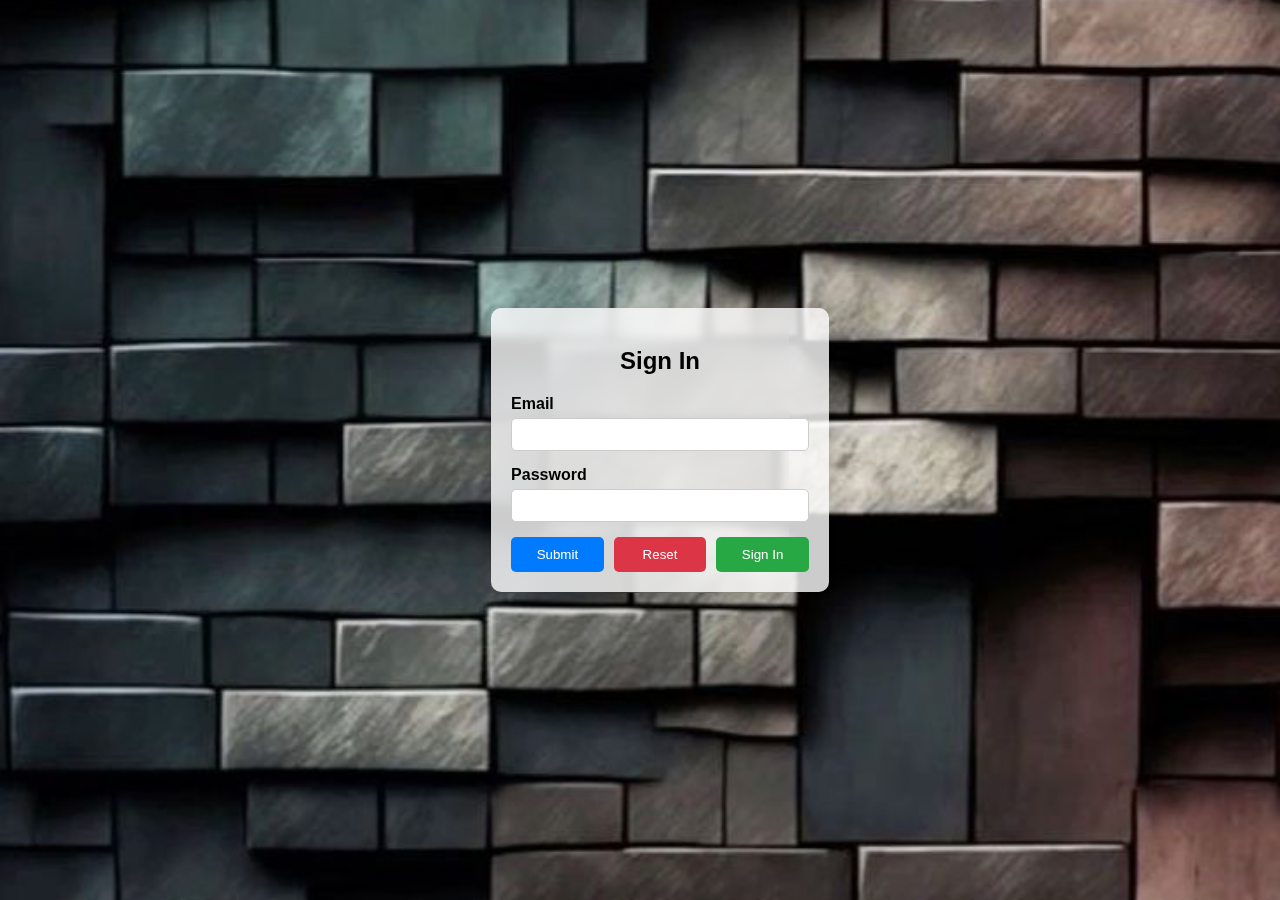
<file: DAY 1/index.html>
<!DOCTYPE html>
<html lang="en">
<head>
    <meta charset="UTF-8">
    <meta name="viewport" content="width=device-width, initial-scale=1.0">
    <title>Sign In Page</title>
    <link rel="stylesheet" href="styles.css">
</head>
<body>
    <div class="container">
        <form id="signInForm">
            <h2>Sign In</h2>
            <div class="input-group">
                <label for="email">Email</label>
                <input type="email" id="email" name="email" required>
            </div>
            <div class="input-group">
                <label for="password">Password</label>
                <input type="password" id="password" name="password" required>
            </div>
            <div class="button-group">
                <button type="submit">Submit</button>
                <button type="reset">Reset</button>
                <button type="button" onclick="signIn()">Sign In</button>
            </div>
        </form>
    </div>
    <script>
        document.getElementById('signInForm').addEventListener('submit', function(event) {
            event.preventDefault(); 
            window.location.href = 'submit.html'; 
        });

        function signIn() {
            
            window.location.href = 'Registration.html'; 
        }
    </script>
</body>
</html>
</file>
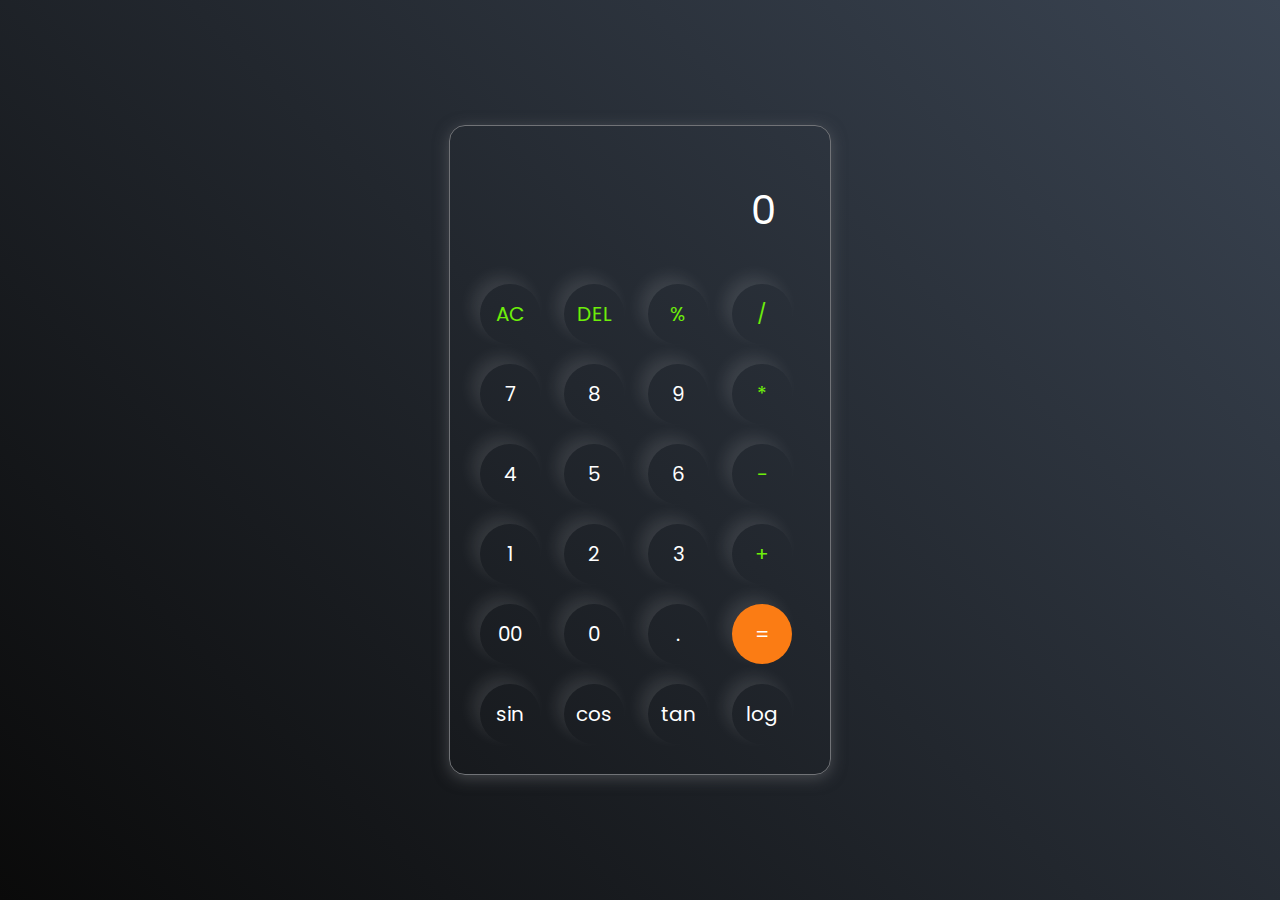
<file: DAY 3/INDEX.HTML>
<!DOCTYPE html>
<html lang="en">
  <head>
    <meta charset="UTF-8" />
    <meta http-equiv="X-UA-Compatible" content="IE=edge" />
    <meta name="viewport" content="width=device-width, initial-scale=1.0" />
    <link rel="stylesheet" href="STYLES.CSS" />
    <title>Calculator - By Code Traversal</title>
  </head>
  <body>
    <div class="container">
      <div class="calculator">
        <input type="text" id="inputBox" placeholder="0" />
        <div>
          <button class="button operator">AC</button>
          <button class="button operator">DEL</button>
          <button class="button operator">%</button>
          <button class="button operator">/</button>
        </div>
        <div>
          <button class="button">7</button>
          <button class="button">8</button>
          <button class="button">9</button>
          <button class="button operator">*</button>
        </div>
        <div>
          <button class="button">4</button>
          <button class="button">5</button>
          <button class="button">6</button>
          <button class="button operator">-</button>
        </div>
        <div>
          <button class="button">1</button>
          <button class="button">2</button>
          <button class="button">3</button>
          <button class="button operator">+</button>
        </div>

        <div>
          <button class="button">00</button>
          <button class="button">0</button>
          <button class="button">.</button>
          <button class="button equalBtn">=</button>
        </div>

        <div>
            <button class="button">sin</button>
            <button class="button">cos</button>
            <button class="button">tan</button>
            <button class="button">log</button>
          </div>

    
      </div>
    </div>

    <script src="script.js"></script>
  </body>
</html>
</file>
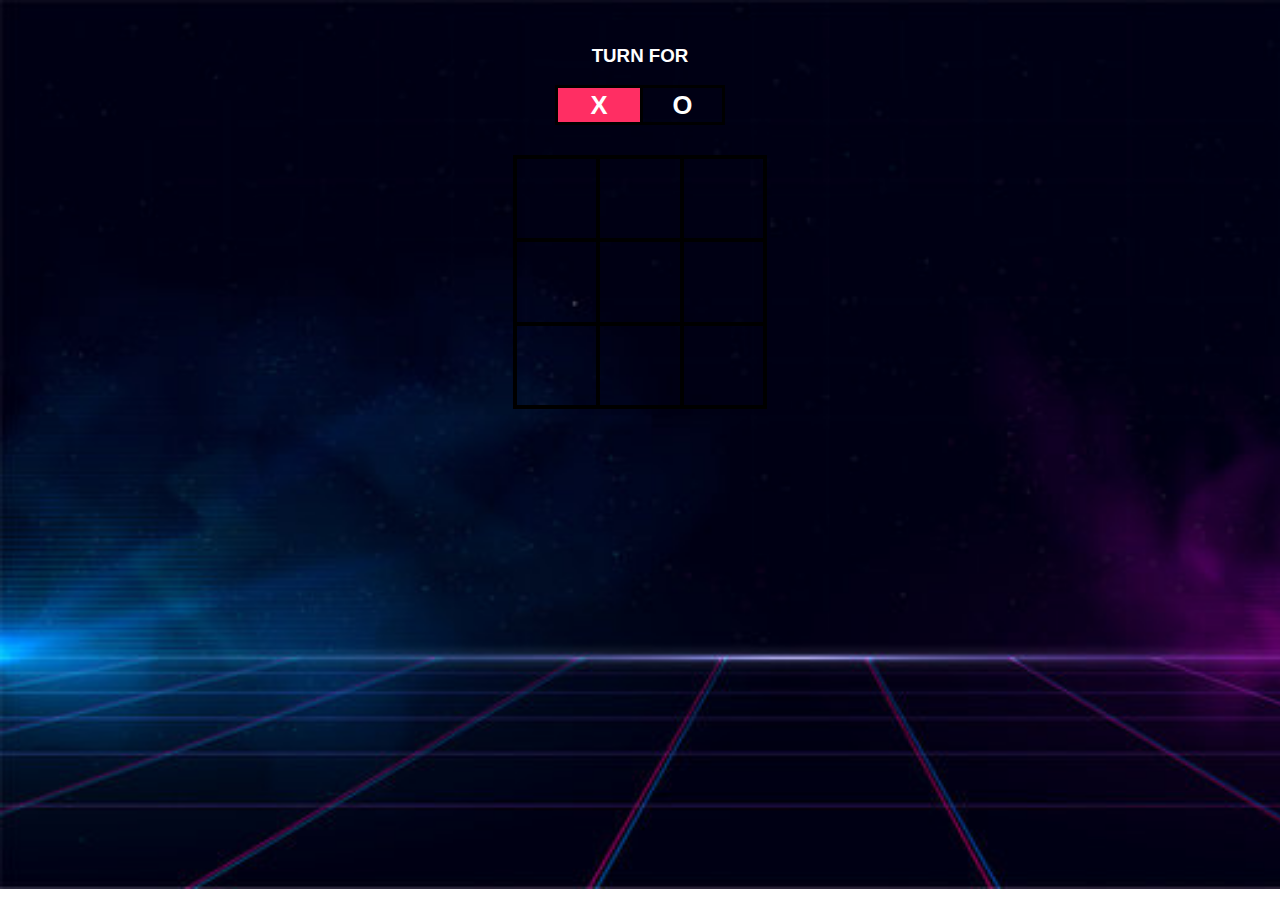
<file: DAY 5/index.html>
<!DOCTYPE html>
<html lang="en">
<head>
    <meta charset="UTF-8">
    <meta http-equiv="X-UA-Compatible" content="IE=edge">
    <meta name="viewport" content="width=device-width, initial-scale=1.0">
    <title>Tic_Tac_Toe</title>
    <link rel="stylesheet" href="style.css">
</head>
<body>
    <div class="turn-container">
        <h3>TURN FOR</h3>
        <div class="turn-box align">X</div>
        <div class="turn-box align">O</div>
        <div class="bg"></div>
    </div>
    <div class="main-grid">
        <div class="box align">0</div>
        <div class="box align">1</div>
        <div class="box align">2</div>
        <div class="box align">3</div>
        <div class="box align">4</div>
        <div class="box align">5</div>
        <div class="box align">6</div>
        <div class="box align">7</div>
        <div class="box align">8</div>
    </div>
    <h2 id="results"></h2>
    <button id="play-again">PLAY AGAIN</button>
    <script src="script.js"></script>
</body>
</html>
</file>
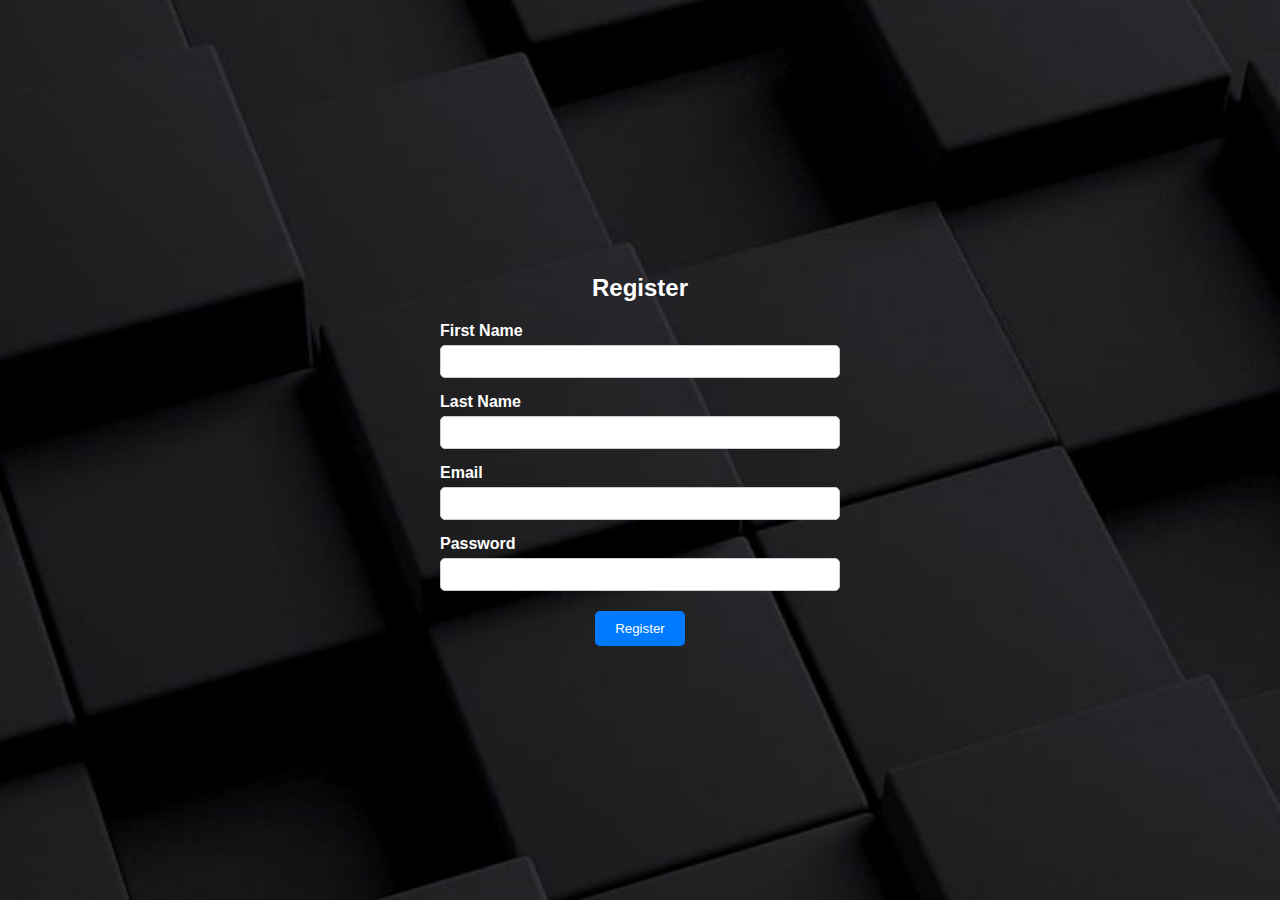
<file: DAY 1/Registration.html>
<!DOCTYPE html>
<html lang="en">
<head>
    <meta charset="UTF-8">
    <meta name="viewport" content="width=device-width, initial-scale=1.0">
    <title>Registration Page</title>
    <link rel="stylesheet" href="regi.css">
</head>
<body>
    <div class="container">
        <form id="registrationForm">
            <h2>Register</h2>
            <div class="input-group">
                <label for="firstName">First Name</label>
                <input type="text" id="firstName" name="firstName" required>
            </div>
            <div class="input-group">
                <label for="lastName">Last Name</label>
                <input type="text" id="lastName" name="lastName" required>
            </div>
            <div class="input-group">
                <label for="email">Email</label>
                <input type="email" id="email" name="email" required>
            </div>
            <div class="input-group">
                <label for="password">Password</label>
                <input type="password" id="password" name="password" required>
            </div>
            <div class="button-group">
                <button type="submit">Register</button>
            </div>
        </form>
    </div>
    <script>
        document.getElementById('registrationForm').addEventListener('submit', function(event) {
            event.preventDefault(); 
            window.location.href = 'thankyou.html'; 
        });
    </script>
</body>
</html>
</file>
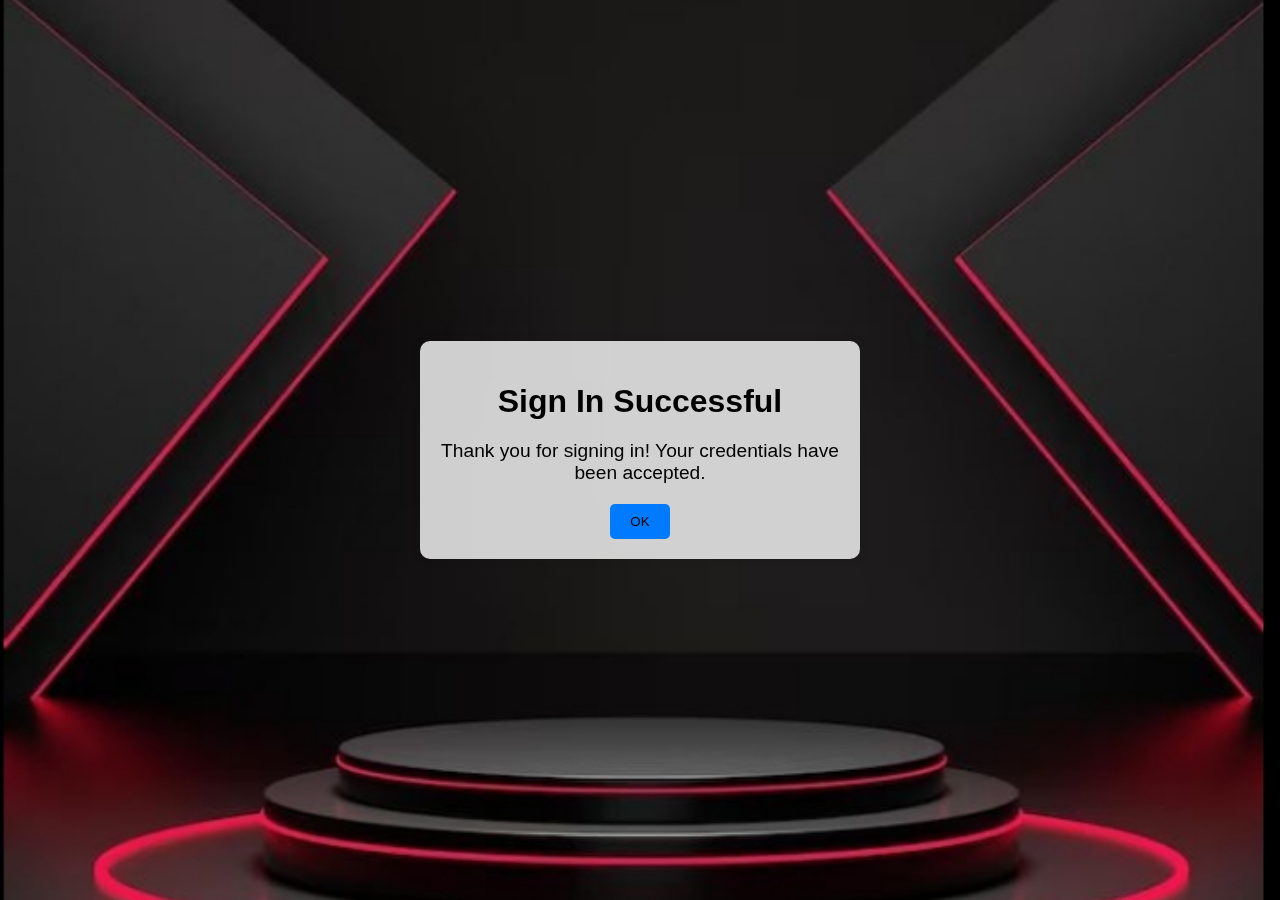
<file: DAY 1/submit.html>
<!DOCTYPE html>
<html lang="en">
<head>
    <meta charset="UTF-8">
    <meta name="viewport" content="width=device-width, initial-scale=1.0">
    <title>Success</title>
    <link rel="stylesheet" href="style.css">
</head>
<body>
    <div class="container">
        <h1>Sign In Successful</h1>
        <p>Thank you for signing in! Your credentials have been accepted.</p>
        <button class="a1" onclick="redirectToNewPage()">OK</button>
    </div>
    <script>
        function redirectToNewPage() {
            window.location.href = 'https://www.krmangalam.edu.in/'; 
        }
    </script>
</body>
</html>
</file>
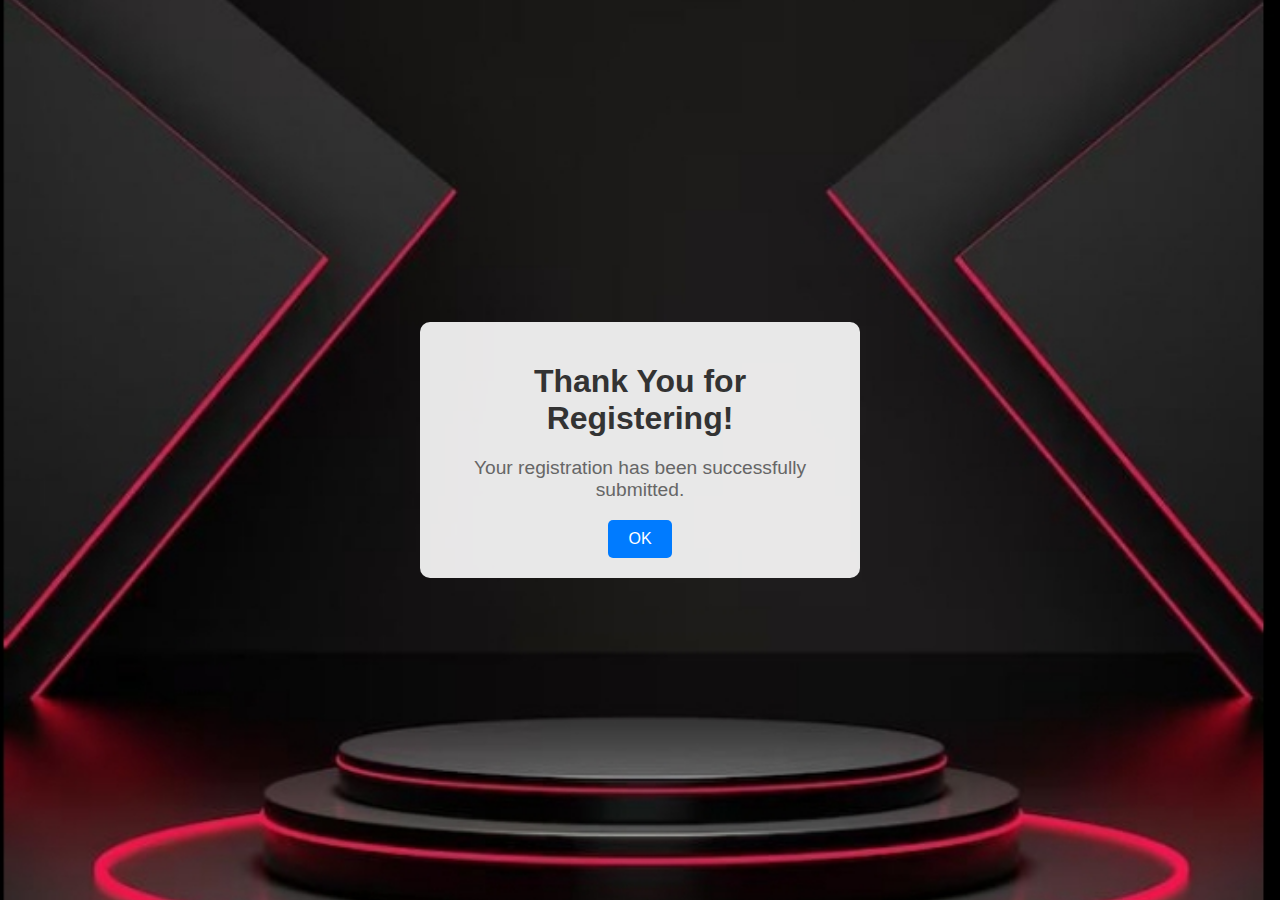
<file: DAY 1/thankyou.html>
<!DOCTYPE html>
<html lang="en">
<head>
    <meta charset="UTF-8">
    <meta name="viewport" content="width=device-width, initial-scale=1.0">
    <title>Thank You</title>
    <link rel="stylesheet" href="th.css">
</head>
<body>
    <div class="container">
        <h1>Thank You for Registering!</h1>
        <p>Your registration has been successfully submitted.</p>
        <button onclick="goToHomePage()">OK</button>
    </div>
    <script>
        function goToHomePage() {
            window.location.href = 'index.html'; 
        }
    </script>
</body>
</html>
</file>
<file: DAY 1/styles.css>
body {
    margin: 0;
    font-family: Arial, sans-serif;
    background: url('backgr.jpg') no-repeat center center fixed;
    background-size: cover;
    display: flex;
    justify-content: center;
    align-items: center;
    height: 100vh;
}

.container {
    backdrop-filter: blur(5px);
}

form {
    background-color: rgba(255, 255, 255, 0.8);
    padding: 20px;
    border-radius: 10px;
    box-shadow: 0 0 10px rgba(0, 0, 0, 0.1);
    max-width: 300px;
    width: 100%;
    text-align: center;
}

h2 {
    margin-bottom: 20px;
}

.input-group {
    margin-bottom: 15px;
    text-align: left;
}

label {
    display: block;
    margin-bottom: 5px;
    font-weight: bold;
}

input[type="email"],
input[type="password"] {
    width: 100%;
    padding: 8px;
    border: 1px solid #ccc;
    border-radius: 5px;
    box-sizing: border-box;
}

.button-group {
    display: flex;
    justify-content: space-between;
    gap: 10px;
}

button {
    padding: 10px 20px;
    border: none;
    border-radius: 5px;
    cursor: pointer;
    flex: 1;
}

button[type="submit"],
button[type="reset"] {
    background-color: #007BFF;
    color: white;
}

button[type="reset"] {
    background-color: #dc3545;
}

button[type="button"] {
    background-color: #28a745;
    color: white;
}
.btn {
    outline: 1px solid black;
    text-align: center;
    padding: 10px 15px;
    border-radius: 2px;
    background-color: hsl(120, 82%, 35%);
    color: #fff;
  }
</file>
<file: DAY 3/STYLES.CSS>
@import url('https://fonts.googleapis.com/css2?family=Poppins:wght@500&display=swap');

*{
    margin: 0;
    padding: 0;
    box-sizing: border-box;
    font-family: 'Poppins', sans-serif;
}

body{
    width: 100%;
    height: 100vh;
    display: flex;
    justify-content: center;
    align-items: center;
    background: linear-gradient(45deg, #0a0a0a, #3a4452);
}

.calculator{
    border: 1px solid #717377;
    padding: 20px;
    border-radius: 16px;
    background: transparent;
    box-shadow: 0px 3px 15px rgba(113, 115, 119, 0.5);

}

input{
    width: 320px;
    border: none;
    padding: 24px;
    margin: 10px;
    background: transparent;
    box-shadow: 0px 3px 15px rgbs(84, 84, 84, 0.1);
    font-size: 40px;
    text-align: right;
    cursor: pointer;
    color: #ffffff;
}

input::placeholder{
    color: #ffffff;
}

button{
    border: none;
    width: 60px;
    height: 60px;
    margin: 10px;
    border-radius: 50%;
    background: transparent;
    color: #ffffff;
    font-size: 20px;
    box-shadow: -8px -8px 15px rgba(255, 255, 255, 0.1);
    cursor: pointer;
}

.equalBtn{
    background-color: #fb7c14;
}

.operator{
    color: #6dee0a;
}
</file>
<file: DAY 5/style.css>
*{
    color: white;
    font-family: sans-serif;
    transition: 0.2s ease-in-out;
    user-select: none;
}

.align{
    display: flex;
    justify-content: center;
    align-items: center;
}

body{
    background-color: dark;
    margin: 0;
    padding: 0;
    width: 100vw;
    text-align: center;
    padding-top: 5vh;
    background-image: url('image.jpg');
    background: dark;
    background-repeat: no-repeat;
    background-size: 1600px;
}

.turn-container{
    width: 170px;
    height: 80px;
    margin: auto;
    display: grid;
    grid-template-columns: 1fr 1fr;
    grid-template-rows: 1fr 1fr;
    position: relative;
    background: dark;
}

.turn-container h3{
    margin: 0;
    grid-column-start: 1;
    grid-column-end: 3;
}

.turn-container .turn-box{
    border: 3px solid #000;
    font-size: 1.6rem;
    font-weight: 700;
    background-color: ;
}

.turn-container .turn-box:nth-child(even){
    border-right: none;
}

.bg{
    position: absolute;
    bottom: 0;
    left: 0;
    width: 85px;
    height: 40px;
    background-color: #FF2E63;
    z-index: -1;
}

.main-grid{
    display: grid;
    grid-template-columns: repeat(3, 1fr);
    grid-template-rows: repeat(3, 1fr);
    height: 250px;
    width: 250px;
    margin: 30px auto;
    border: 2px solid #000;
}

.box{
    cursor: pointer;
    font-size: 2rem;
    font-weight: 700;
    border: 2px solid #000;
}

.box:hover{
    background-color: #FF2E63;
}

#play-again{
    background-color: #FF2E63;
    padding: 10px 25px;
    border: none;
    font-size: 1.2rem;
    border-radius: 5px;
    cursor: pointer;
    display: none;
}

#play-again:hover{
    padding: 10px 40px;
    background-color: #08D9D6;
    color: #000;
}
</file>
<file: DAY 1/regi.css>
body {
    margin: 0;
    font-family: Arial, sans-serif;
    background-image: url('regg.jpg');
    background-repeat: no-repeat;
    background-attachment: fixed;
    background-position: center;
    background-size: cover;
    display: flex;
    justify-content: center;
    align-items: center;
    height: 100vh;
}

.container {
    padding: 20px;
    border-radius: 10px;
    max-width: 400px;
    width: 100%;
    text-align: center;
    background-color: transparent;
}

h2 {
    margin-bottom: 20px;
    color: #fff; 
}

.input-group {
    margin-bottom: 15px;
    text-align: left;
}

label {
    display: block;
    margin-bottom: 5px;
    font-weight: bold;
    color: #fff; 
}

input[type="text"],
input[type="email"],
input[type="password"] {
    width: 100%;
    padding: 8px;
    border: 1px solid #ccc;
    border-radius: 5px;
    box-sizing: border-box;
}

.button-group {
    margin-top: 20px;
    display: flex;
    justify-content: center;
}

button {
    padding: 10px 20px;
    border: none;
    border-radius: 5px;
    cursor: pointer;
    background-color: #007BFF;
    color: white;
}
</file>
<file: DAY 1/style.css>
body {
    margin: 0;
    font-family: Arial, sans-serif;
    background-image: url('back.jpg');
    background-repeat: no-repeat;
    background-attachment: fixed;
    background-position: center;
    background-size: cover;
    display: flex;
    justify-content: center;
    align-items: center;
    height: 100vh;
}

.container {
    backdrop-filter: blur(5px);
    background-color: rgba(255, 255, 255, 0.8);
    padding: 20px;
    border-radius: 10px;
    box-shadow: 0 0 10px rgba(0, 0, 0, 0.1);
    max-width: 400px;
    width: 100%;
    text-align: center;
}

h1, h2 {
    margin-bottom: 20px;
}

p {
    font-size: 1.2em;
    margin-bottom: 20px;
}

.input-group {
    margin-bottom: 15px;
    text-align: left;
}

label {
    display: block;
    margin-bottom: 5px;
    font-weight: bold;
}

input[type="email"],
input[type="password"] {
    width: 100%;
    padding: 8px;
    border: 1px solid #ccc;
    border-radius: 5px;
    box-sizing: border-box;
}

.button-group {
    display: flex;
    justify-content: space-between;
    gap: 10px;
}

button {
    padding: 10px 20px;
    border: none;
    border-radius: 5px;
    cursor: pointer;
    flex: 1;
}

button[type="submit"],
button[type="reset"],
button[type="button"] {
    background-color: #007BFF;
    color: white;
}

button[type="reset"] {
    background-color: #dc3545;
}

button[type="button"] {
    background-color: #28a745;
    color: white;
}
.a1{
    background-color: #007BFF;
}
</file>
<file: DAY 1/th.css>
body {
    margin: 0;
    font-family: Arial, sans-serif;
    background-image: url('back.jpg'); 
    background-repeat: no-repeat;
    background-attachment: fixed;
    background-position: center;
    background-size: cover;
    display: flex;
    justify-content: center;
    align-items: center;
    height: 100vh;
}

.container {
    padding: 20px;
    border-radius: 10px;
    max-width: 400px;
    width: 100%;
    text-align: center;
    background-color: rgba(255, 255, 255, 0.9); 
}

h1 {
    margin-bottom: 20px;
    color: #333; 
}

p {
    font-size: 1.2em;
    color: #666; 
}

button {
    padding: 10px 20px;
    border: none;
    border-radius: 5px;
    cursor: pointer;
    background-color: #007BFF; 
    color: white;
    font-size: 1em;
    transition: background-color 0.3s ease; 
}

button:hover {
    background-color: #0056b3; 
}
</file>
